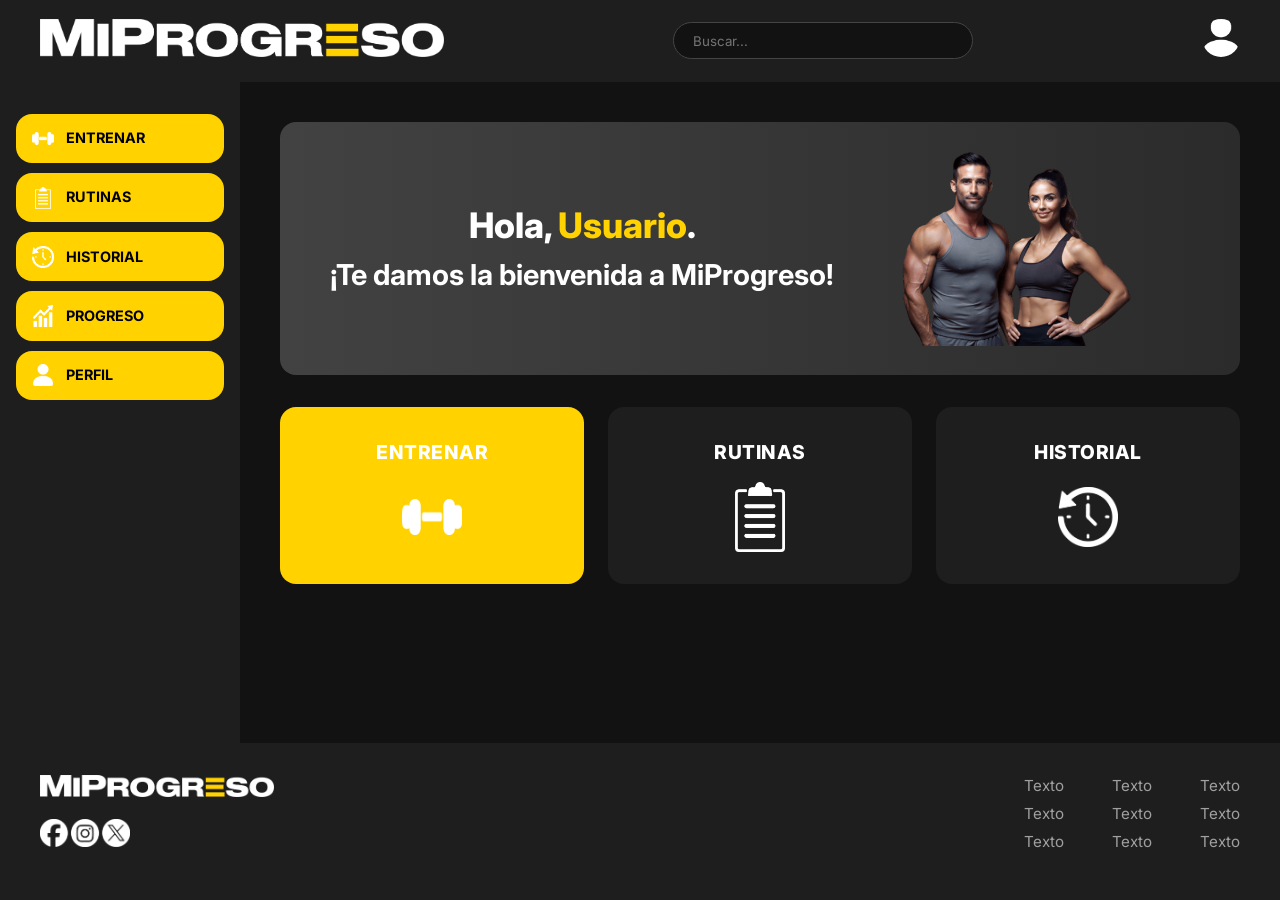
<file: index.html>
<!DOCTYPE html>
<html lang="es">
<head>
    <meta charset="UTF-8">
    <meta name="viewport" content="width=device-width, initial-scale=1.0">
    <meta name="description" content="Historial de entrenamientos - MiProgreso">
    <meta name="author" content="Carlos López, Matías Mite, Rafael Chiriboga">
    <title>MiProgreso</title>
    
    <link rel="preconnect" href="https://fonts.googleapis.com">
    <link rel="preconnect" href="https://fonts.gstatic.com" crossorigin>
    <link href="https://fonts.googleapis.com/css2?family=Inter:wght@400;600;700;800&display=swap" rel="stylesheet">
    
    <link rel="stylesheet" href="./css/styles.css">
</head>
<body>
 
    <header class="main-header">
        <!-- Checkbox invisible para controlar el menú hamburguesa por CSS puro -->
        <input type="checkbox" id="menu-toggle-checkbox" class="sr-only">

        <div class="logo">
            <a href="./index.html">
                <img src="img/LOGO.png" alt="Logotipo oficial de MiProgreso">
            </a>
        </div>
        
        <div class="search-box">
            <label for="input-buscar" class="sr-only">Buscar</label>
            <input type="search" id="input-buscar" name="busqueda" class="form-input" placeholder="Buscar...">
        </div>

        <!-- Grupo derecho: Perfil + Botón de Hamburguesa -->
        <div class="header-right-group">
            <div class="user-profile">
                <a href="./pages/perfil.html" aria-label="Menú de usuario">
                    <img src="img/perfil.png" alt="Icono de perfil de usuario">
                </a>
            </div>

            <label for="menu-toggle-checkbox" class="menu-toggle" aria-label="Abrir menú">
                <span></span>
                <span></span>
                <span></span>
            </label>
        </div>
    </header>

    <div class="app-layout">
        
        <!-- MENÚ LATERAL -->
        <nav class="main-nav" aria-label="Menú principal">
            <ul>
                <li>
                    <a href="./pages/entrenar.html" class="nav-btn">
                        <img src="img/mancuerna.png" alt="" class="nav-icon">
                        <span>ENTRENAR</span>
                    </a>
                </li>
                <li>
                    <a href="./pages/rutinas.html" class="nav-btn">
                        <img src="img/registro.png" alt="" class="nav-icon">
                        <span>RUTINAS</span>
                    </a>
                </li>
                <li>
                    <a href="./pages/historial.html" class="nav-btn">
                        <img src="img/historial.png" alt="" class="nav-icon">
                        <span>HISTORIAL</span>
                    </a>
                </li>
                <li>
                    <a href="./pages/progreso.html" class="nav-btn">
                        <img src="img/progreso.png" alt="" class="nav-icon">
                        <span>PROGRESO</span>
                    </a>
                </li>
                <li>
                    <a href="./pages/perfil.html" class="nav-btn tarjeta-activa">
                        <img src="img/perfil.png" alt="" class="nav-icon">
                        <span>PERFIL</span>
                    </a>
                </li>
            </ul>
        </nav>

        <main class="main-content">

            <section class="banner-bienvenida">
                <div class="banner-texto">
                    <h2>Hola, <span class="highlight">Usuario</span>.</h2>
                    <p>¡Te damos la bienvenida a MiProgreso!</p>
                </div>

                <div class="banner-imagen">
                    <img src="img/banner.png" alt="Atletas listos para entrenar">
                </div>
            </section>

            <section class="tarjetas-dashboard">
                <article class="tarjeta tarjeta-activa">
                    <a href="./pages/entrenar.html">
                        <h3>ENTRENAR</h3>
                        <img src="img/mancuerna.png" alt="Icono entrenar">
                    </a>
                </article>

                <article class="tarjeta">
                    <a href="./pages/rutinas.html">
                        <h3>RUTINAS</h3>
                        <img src="img/registro.png" alt="Icono rutinas">
                    </a>
                </article>

                <article class="tarjeta">
                    <a href="./pages/historial.html">
                        <h3>HISTORIAL</h3>
                        <img src="img/historial.png" alt="Icono historial">
                    </a>
                </article>
            </section>

        </main>
    </div>

    <footer>
        <div class="footer-brand">
            <img src="img/LOGO.png" alt="Logotipo MiProgreso">
            <div class="social-links">
                <a href="https://facebook.com" target="_blank" rel="noopener noreferrer" aria-label="Redes Sociales">
                    <img src="img/redes.png" alt="Redes Sociales">
                </a>
            </div>
        </div>

        <div class="footer-columns">
            <article class="columna-texto">
                <p>Texto</p>
                <p>Texto</p>
                <p>Texto</p>
            </article>
            <article class="columna-texto">
                <p>Texto</p>
                <p>Texto</p>
                <p>Texto</p>
            </article>
            <article class="columna-texto">
                <p>Texto</p>
                <p>Texto</p>
                <p>Texto</p>
            </article>
        </div>
    </footer>

</body>
</html>
</file>
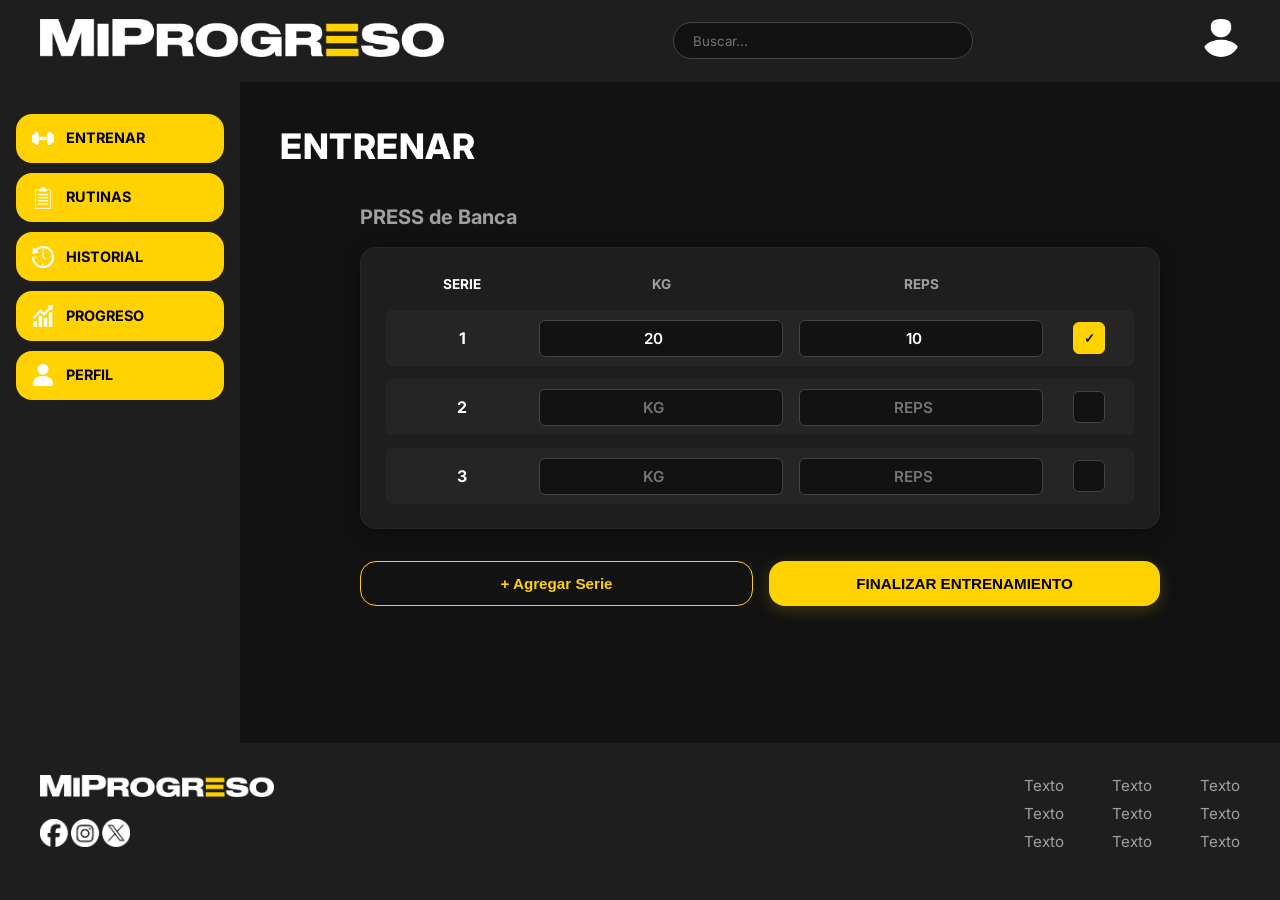
<file: pages/entrenar.html>
<!DOCTYPE html>
<html lang="es">
<head>
    <meta charset="UTF-8">
    <meta name="viewport" content="width=device-width, initial-scale=1.0">
    <title>MiProgreso - Entrenar</title>
    
    <link rel="preconnect" href="https://fonts.googleapis.com">
    <link rel="preconnect" href="https://fonts.gstatic.com" crossorigin>
    <link href="https://fonts.googleapis.com/css2?family=Inter:wght@400;600;700;800&display=swap" rel="stylesheet">
    
    <link rel="stylesheet" href="../css/styles.css">
</head>
<body>

    <header class="main-header">
        <input type="checkbox" id="menu-toggle-checkbox" class="sr-only">

        <div class="logo">
            <a href="../index.html">
                <img src="../img/LOGO.png" alt="Logotipo oficial de MiProgreso">
            </a>
        </div>

        <div class="search-box">
            <label for="input-buscar" class="sr-only">Buscar</label>
            <input type="search" id="input-buscar" name="busqueda" class="form-input" placeholder="Buscar...">
        </div>

        <div class="header-right-group">
            <div class="user-profile">
                <a href="perfil.html" aria-label="Menú de usuario">
                    <img src="../img/perfil.png" alt="Icono de perfil de usuario">
                </a>
            </div>

            <label for="menu-toggle-checkbox" class="menu-toggle" aria-label="Abrir menú">
                <span></span>
                <span></span>
                <span></span>
            </label>
        </div>
    </header>

    <div class="app-layout">
        
       <!-- MENÚ LATERAL -->
        <nav class="main-nav" aria-label="Menú principal">
            <ul>
                <li>
                    <a href="../pages/entrenar.html" class="nav-btn">
                        <img src="../img/mancuerna.png" alt="" class="nav-icon">
                        <span>ENTRENAR</span>
                    </a>
                </li>
                <li>
                    <a href="../pages/rutinas.html" class="nav-btn">
                        <img src="../img/registro.png" alt="" class="nav-icon">
                        <span>RUTINAS</span>
                    </a>
                </li>
                <li>
                    <a href="../pages/historial.html" class="nav-btn">
                        <img src="../img/historial.png" alt="" class="nav-icon">
                        <span>HISTORIAL</span>
                    </a>
                </li>
                <li>
                    <a href="../pages/progreso.html" class="nav-btn">
                        <img src="../img/progreso.png" alt="" class="nav-icon">
                        <span>PROGRESO</span>
                    </a>
                </li>
                <li>
                    <a href="../pages/perfil.html" class="nav-btn tarjeta-activa">
                        <img src="../img/perfil.png" alt="" class="nav-icon">
                        <span>PERFIL</span>
                    </a>
                </li>
            </ul>
        </nav>

        <main class="main-content">
            
            <div class="content-header">
                <h1>ENTRENAR</h1>
            </div>

            <!-- Contenedor principal de la sesión de entrenamiento -->
            <div class="entreno-container">
                <h2 class="ejercicio-titulo">PRESS de Banca</h2>

                <div class="tabla-entreno">
                    <!-- Cabecera de la tabla -->
                    <div class="entreno-row entreno-header-row">
                        <div class="col-serie">SERIE</div>
                        <div class="col-kg">KG</div>
                        <div class="col-reps">REPS</div>
                        <div class="col-check"></div>
                    </div>

                    <!-- Serie 1 (Completada / Activa) -->
                    <div class="entreno-row">
                        <div class="col-serie">1</div>
                        <div class="col-kg">
                            <input type="number" value="20" aria-label="Peso en KG para serie 1">
                        </div>
                        <div class="col-reps">
                            <input type="number" value="10" aria-label="Repeticiones para serie 1">
                        </div>
                        <div class="col-check">
                            <button class="btn-check activo" aria-label="Completar serie 1">✓</button>
                        </div>
                    </div>

                    <!-- Serie 2 (En edición) -->
                    <div class="entreno-row">
                        <div class="col-serie">2</div>
                        <div class="col-kg">
                            <input type="number" placeholder="KG" aria-label="Peso en KG para serie 2">
                        </div>
                        <div class="col-reps">
                            <input type="number" placeholder="REPS" aria-label="Repeticiones para serie 2">
                        </div>
                        <div class="col-check">
                            <button class="btn-check" aria-label="Completar serie 2">✓</button>
                        </div>
                    </div>

                    <!-- Serie 3 (Pendiente) -->
                    <div class="entreno-row">
                        <div class="col-serie">3</div>
                        <div class="col-kg">
                            <input type="number" placeholder="KG" aria-label="Peso en KG para serie 3">
                        </div>
                        <div class="col-reps">
                            <input type="number" placeholder="REPS" aria-label="Repeticiones para serie 3">
                        </div>
                        <div class="col-check">
                            <button class="btn-check" aria-label="Completar serie 3">✓</button>
                        </div>
                    </div>
                </div>

                <!-- Botones de acción inferiores -->
                <div class="entreno-actions">
                    <button class="btn-secundario">+ Agregar Serie</button>
                    <button class="btn-principal">FINALIZAR ENTRENAMIENTO</button>
                </div>
            </div>

        </main>
    </div>

    <footer>
        <div class="footer-brand">
            <img src="../img/LOGO.png" alt="Logotipo MiProgreso">
            <div class="social-links">
                <a href="https://facebook.com" target="_blank" rel="noopener noreferrer" aria-label="Redes Sociales">
                    <img src="../img/redes.png" alt="Redes Sociales">
                </a>
            </div>
        </div>

        <div class="footer-columns">
            <article class="columna-texto">
                <p>Texto</p>
                <p>Texto</p>
                <p>Texto</p>
            </article>
            <article class="columna-texto">
                <p>Texto</p>
                <p>Texto</p>
                <p>Texto</p>
            </article>
            <article class="columna-texto">
                <p>Texto</p>
                <p>Texto</p>
                <p>Texto</p>
            </article>
        </div>
    </footer>

</body>
</html>
</file>
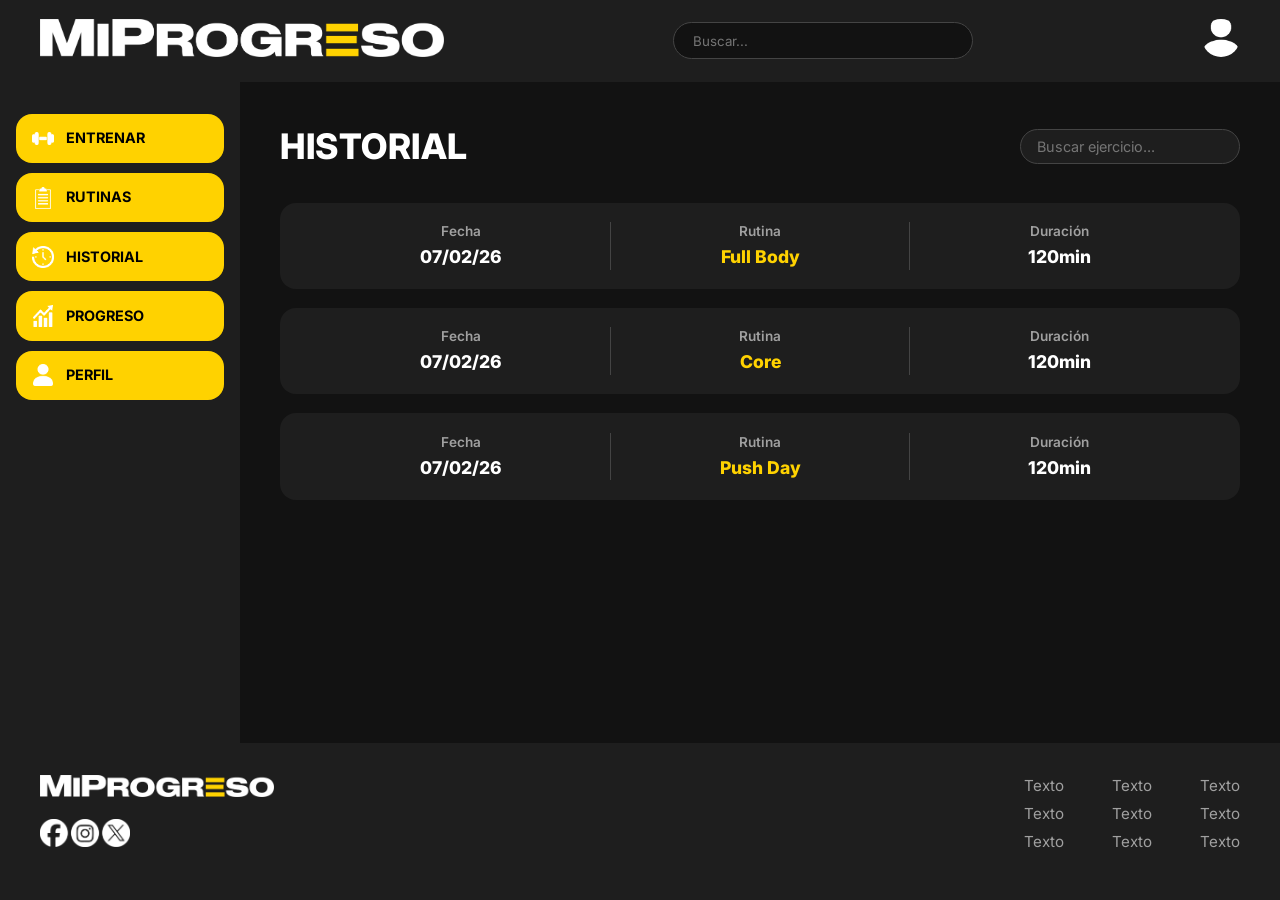
<file: pages/historial.html>
<!DOCTYPE html>
<html lang="es">
<head>
    <meta charset="UTF-8">
    <meta name="viewport" content="width=device-width, initial-scale=1.0">
    <meta name="description" content="Historial de entrenamientos - MiProgreso">
    <meta name="author" content="Carlos López, Matías Mite, Rafael Chiriboga">
    <title>MiProgreso | Historial</title>
    
    <link rel="preconnect" href="https://fonts.googleapis.com">
    <link rel="preconnect" href="https://fonts.gstatic.com" crossorigin>
    <link href="https://fonts.googleapis.com/css2?family=Inter:wght@400;600;700;800&display=swap" rel="stylesheet">
    
    <link rel="stylesheet" href="../css/styles.css">
</head>
<body>

    <header class="main-header">
        <!-- Checkbox invisible para controlar el menú hamburguesa por CSS puro -->
        <input type="checkbox" id="menu-toggle-checkbox" class="sr-only">

        <div class="logo">
            <a href="../index.html">
                <img src="../img/LOGO.png" alt="Logotipo oficial de MiProgreso">
            </a>
        </div>
        
        <div class="search-box">
            <label for="input-buscar" class="sr-only">Buscar</label>
            <input type="search" id="input-buscar" name="busqueda" class="form-input" placeholder="Buscar...">
        </div>

        <!-- Grupo derecho: Perfil + Botón de Hamburguesa -->
        <div class="header-right-group">
            <div class="user-profile">
                <a href="../pages/perfil.html" aria-label="Menú de usuario">
                    <img src="../img/perfil.png" alt="Icono de perfil de usuario">
                </a>
            </div>

            <label for="menu-toggle-checkbox" class="menu-toggle" aria-label="Abrir menú">
                <span></span>
                <span></span>
                <span></span>
            </label>
        </div>
    </header>

    <div class="app-layout">
        
        <!-- MENÚ LATERAL -->
        <nav class="main-nav" aria-label="Menú principal">
            <ul>
                <li>
                    <a href="../pages/entrenar.html" class="nav-btn">
                        <img src="../img/mancuerna.png" alt="" class="nav-icon">
                        <span>ENTRENAR</span>
                    </a>
                </li>
                <li>
                    <a href="../pages/rutinas.html" class="nav-btn">
                        <img src="../img/registro.png" alt="" class="nav-icon">
                        <span>RUTINAS</span>
                    </a>
                </li>
                <li>
                    <a href="../pages/historial.html" class="nav-btn">
                        <img src="../img/historial.png" alt="" class="nav-icon">
                        <span>HISTORIAL</span>
                    </a>
                </li>
                <li>
                    <a href="../pages/progreso.html" class="nav-btn">
                        <img src="../img/progreso.png" alt="" class="nav-icon">
                        <span>PROGRESO</span>
                    </a>
                </li>
                <li>
                    <a href="../pages/perfil.html" class="nav-btn tarjeta-activa">
                        <img src="../img/perfil.png" alt="" class="nav-icon">
                        <span>PERFIL</span>
                    </a>
                </li>
            </ul>
        </nav>

        <main class="main-content">
            <section aria-labelledby="titulo-historial">
                <div class="content-header">
                    <h1 id="titulo-historial">HISTORIAL</h1>
                    
                    <div class="search-ejercicio">
                        <label for="buscar-ejercicio" class="sr-only">Buscar ejercicio</label>
                        <input type="search" id="buscar-ejercicio" placeholder="Buscar ejercicio...">
                    </div>
                </div>

                <div class="cards-container">
                    <article class="tarjeta-historial">
                        <div class="columna-dato">
                            <span>Fecha</span>
                            <span>07/02/26</span>
                        </div>
                        <div class="columna-dato">
                            <span>Rutina</span>
                            <span class="highlight">Full Body</span>
                        </div>
                        <div class="columna-dato">
                            <span>Duración</span>
                            <span>120min</span>
                        </div>
                    </article>
                    
                    <article class="tarjeta-historial">
                        <div class="columna-dato">
                            <span>Fecha</span>
                            <span>07/02/26</span>
                        </div>
                        <div class="columna-dato">
                            <span>Rutina</span>
                            <span class="highlight">Core</span>
                        </div>
                        <div class="columna-dato">
                            <span>Duración</span>
                            <span>120min</span>
                        </div>
                    </article>

                    <article class="tarjeta-historial">
                        <div class="columna-dato">
                            <span>Fecha</span>
                            <span>07/02/26</span>
                        </div>
                        <div class="columna-dato">
                            <span>Rutina</span>
                            <span class="highlight">Push Day</span>
                        </div>
                        <div class="columna-dato">
                            <span>Duración</span>
                            <span>120min</span>
                        </div>
                    </article>
                </div>
            </section>
        </main>
    </div>

    <footer>
        <div class="footer-brand">
            <img src="../img/LOGO.png" alt="Logotipo MiProgreso">
            <div class="social-links">
                <a href="https://facebook.com" target="_blank" rel="noopener noreferrer" aria-label="Redes Sociales">
                    <img src="../img/redes.png" alt="Redes Sociales">
                </a>
            </div>
        </div>

        <div class="footer-columns">
            <article class="columna-texto">
                <p>Texto</p>
                <p>Texto</p>
                <p>Texto</p>
            </article>
            <article class="columna-texto">
                <p>Texto</p>
                <p>Texto</p>
                <p>Texto</p>
            </article>
            <article class="columna-texto">
                <p>Texto</p>
                <p>Texto</p>
                <p>Texto</p>
            </article>
        </div>
    </footer>

</body>
</html>
</file>
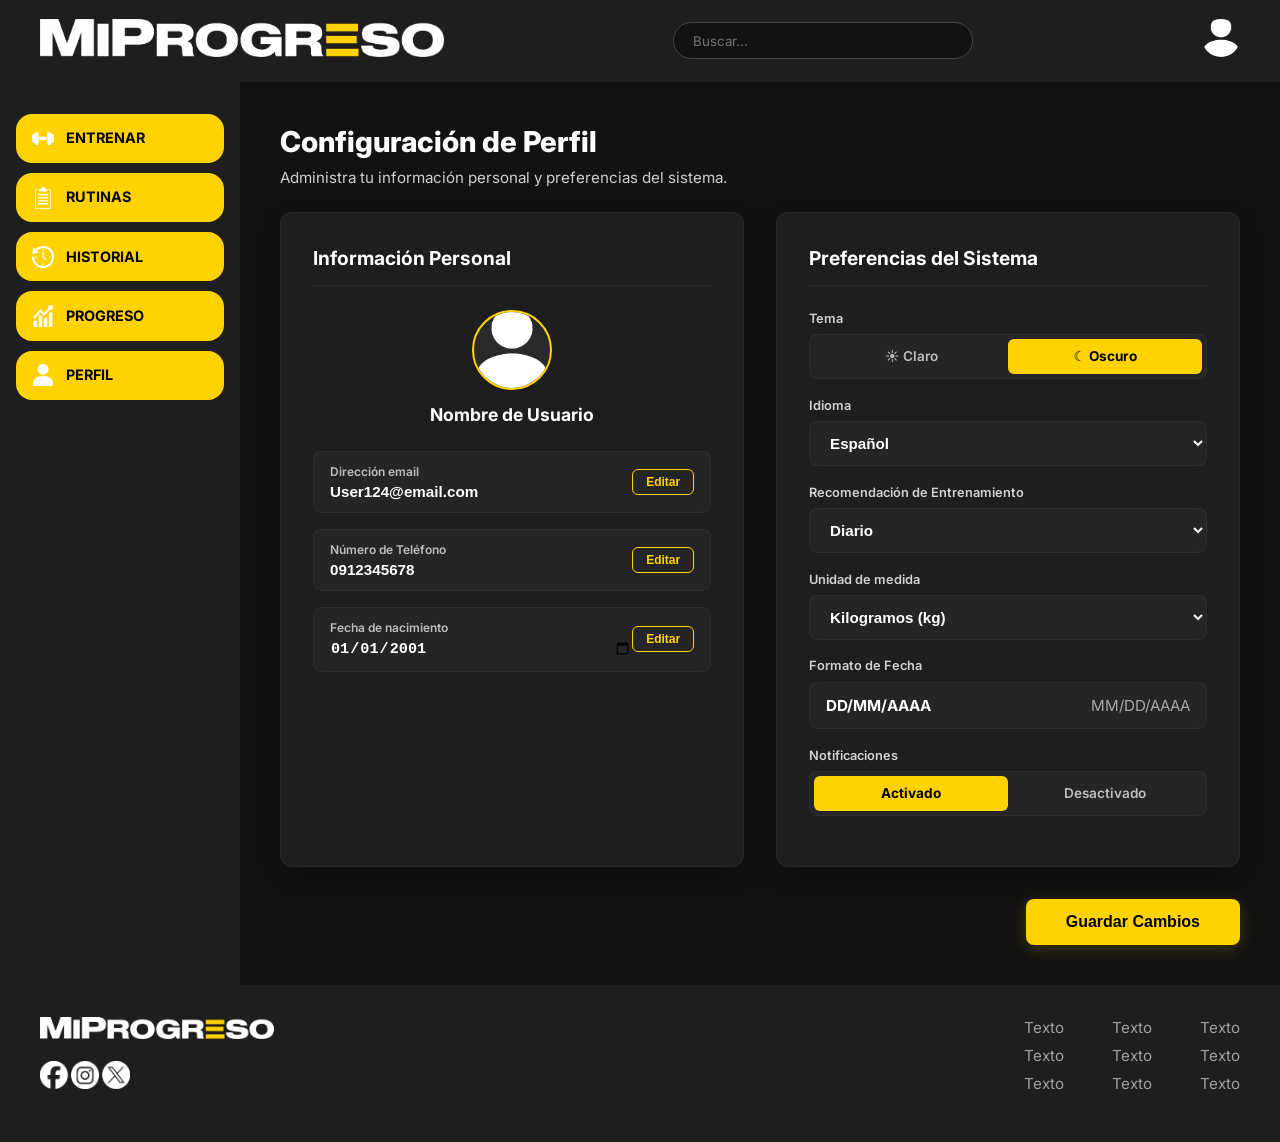
<file: pages/perfil.html>
<!DOCTYPE html>
<html lang="es">

<head>
    <meta charset="UTF-8">
    <meta name="viewport" content="width=device-width, initial-scale=1.0">
    <meta name="description" content="Pantalla de perfil del usuario de MiProgreso">
    <meta name="author" content="Carlos López, Matías Mite, Rafael Chiriboga">

    <title>MiProgreso - Perfil</title>

    <link rel="preconnect" href="https://fonts.googleapis.com">
    <link rel="preconnect" href="https://fonts.gstatic.com" crossorigin>
    <link href="https://fonts.googleapis.com/css2?family=Inter:wght@400;600;700;800&display=swap" rel="stylesheet">

    <link rel="stylesheet" href="../css/styles.css">
</head>

<body>

    <!-- HEADER -->
    <header class="main-header">
        <input type="checkbox" id="menu-toggle-checkbox" class="sr-only">

        <div class="logo">
            <a href="../index.html">
                <img src="../img/LOGO.png" alt="Logotipo oficial de MiProgreso">
            </a>
        </div>

        <div class="search-box">
            <label for="input-buscar" class="sr-only">Buscar</label>
            <input type="search" id="input-buscar" name="busqueda" class="form-input" placeholder="Buscar...">
        </div>

        <div class="header-right-group">
            <div class="user-profile">
                <a href="../pages/perfil.html" aria-label="Menú de usuario">
                    <img src="../img/perfil.png" alt="Icono de perfil de usuario">
                </a>
            </div>

            <label for="menu-toggle-checkbox" class="menu-toggle" aria-label="Abrir menú">
                <span></span>
                <span></span>
                <span></span>
            </label>
        </div>
    </header>

    <!-- CONTENEDOR PRINCIPAL -->
    <div class="app-layout">

        <!-- MENÚ LATERAL -->
        <nav class="main-nav" aria-label="Menú principal">
            <ul>
                <li>
                    <a href="../pages/entrenar.html" class="nav-btn">
                        <img src="../img/mancuerna.png" alt="" class="nav-icon">
                        <span>ENTRENAR</span>
                    </a>
                </li>
                <li>
                    <a href="../pages/rutinas.html" class="nav-btn">
                        <img src="../img/registro.png" alt="" class="nav-icon">
                        <span>RUTINAS</span>
                    </a>
                </li>
                <li>
                    <a href="../pages/historial.html" class="nav-btn">
                        <img src="../img/historial.png" alt="" class="nav-icon">
                        <span>HISTORIAL</span>
                    </a>
                </li>
                <li>
                    <a href="../pages/progreso.html" class="nav-btn">
                        <img src="../img/progreso.png" alt="" class="nav-icon">
                        <span>PROGRESO</span>
                    </a>
                </li>
                <li>
                    <a href="../pages/perfil.html" class="nav-btn tarjeta-activa">
                        <img src="../img/perfil.png" alt="" class="nav-icon">
                        <span>PERFIL</span>
                    </a>
                </li>
            </ul>
        </nav>

        <!-- CONTENIDO DEL PERFIL -->
        <main class="main-content profile-content">
            <div class="profile-page-header">
                <h1>Configuración de Perfil</h1>
                <p>Administra tu información personal y preferencias del sistema.</p>
            </div>

            <form class="profile-form-container">
                <div class="profile-layout">

                    <!-- COLUMNA IZQUIERDA: INFORMACIÓN PERSONAL -->
                    <section class="profile-card">
                        <h2>Información Personal</h2>

                        <div class="profile-avatar">
                            <img src="../img/perfil.png" alt="Imagen de perfil del usuario">
                        </div>

                        <h3 class="profile-name">Nombre de Usuario</h3>

                        <div class="profile-form">
                            <div class="profile-field">
                                <div class="profile-field-info">
                                    <label for="correo">Dirección email</label>
                                    <input type="email" id="correo" name="correo" value="User124@email.com">
                                </div>
                                <button class="edit-btn" type="button">Editar</button>
                            </div>

                            <div class="profile-field">
                                <div class="profile-field-info">
                                    <label for="telefono">Número de Teléfono</label>
                                    <input type="tel" id="telefono" name="telefono" value="0912345678">
                                </div>
                                <button class="edit-btn" type="button">Editar</button>
                            </div>

                            <div class="profile-field">
                                <div class="profile-field-info">
                                    <label for="fecha">Fecha de nacimiento</label>
                                    <input type="date" id="fecha" name="fecha" value="2001-01-01">
                                </div>
                                <button class="edit-btn" type="button">Editar</button>
                            </div>
                        </div>
                    </section>

                    <!-- COLUMNA DERECHA: PREFERENCIAS -->
                    <section class="preferences-card">
                        <h2>Preferencias del Sistema</h2>

                        <div class="preference-item">
                            <label>Tema</label>
                            <div class="theme-options">
                                <span class="theme-option">☀️ Claro</span>
                                <span class="theme-option active">☾ Oscuro</span>
                            </div>
                        </div>

                        <div class="preference-item">
                            <label for="idioma">Idioma</label>
                            <select id="idioma" name="idioma">
                                <option selected>Español</option>
                                <option>English</option>
                            </select>
                        </div>

                        <div class="preference-item">
                            <label for="recomendacion">Recomendación de Entrenamiento</label>
                            <select id="recomendacion" name="recomendacion">
                                <option selected>Diario</option>
                                <option>Semanal</option>
                                <option>Personalizado</option>
                            </select>
                        </div>

                        <div class="preference-item">
                            <label for="unidad">Unidad de medida</label>
                            <select id="unidad" name="unidad">
                                <option selected>Kilogramos (kg)</option>
                                <option>Libras (lb)</option>
                            </select>
                        </div>

                        <div class="preference-item">
                            <label>Formato de Fecha</label>
                            <div class="date-format">
                                <strong>DD/MM/AAAA</strong>
                                <span>MM/DD/AAAA</span>
                            </div>
                        </div>

                        <div class="preference-item">
                            <label>Notificaciones</label>
                            <div class="notification-options">
                                <span class="notification-option active">Activado</span>
                                <span class="notification-option">Desactivado</span>
                            </div>
                        </div>
                    </section>

                </div>

                <!-- BOTÓN DE GUARDAR CAMBIOS (Abajo, limpio y centrado a lo ancho) -->
                <div class="save-area">
                    <button class="save-btn" type="submit">Guardar Cambios</button>
                </div>
            </form>
        </main>
    </div>

    <!-- FOOTER -->
    <footer>
        <div class="footer-brand">
            <img src="../img/LOGO.png" alt="Logotipo MiProgreso">
            <div class="social-links">
                <a href="https://facebook.com" target="_blank" rel="noopener noreferrer" aria-label="Redes Sociales">
                    <img src="../img/redes.png" alt="Redes Sociales">
                </a>
            </div>
        </div>

        <div class="footer-columns">
            <article class="columna-texto"><p>Texto</p><p>Texto</p><p>Texto</p></article>
            <article class="columna-texto"><p>Texto</p><p>Texto</p><p>Texto</p></article>
            <article class="columna-texto"><p>Texto</p><p>Texto</p><p>Texto</p></article>
        </div>
    </footer>

</body>
</html>
</file>
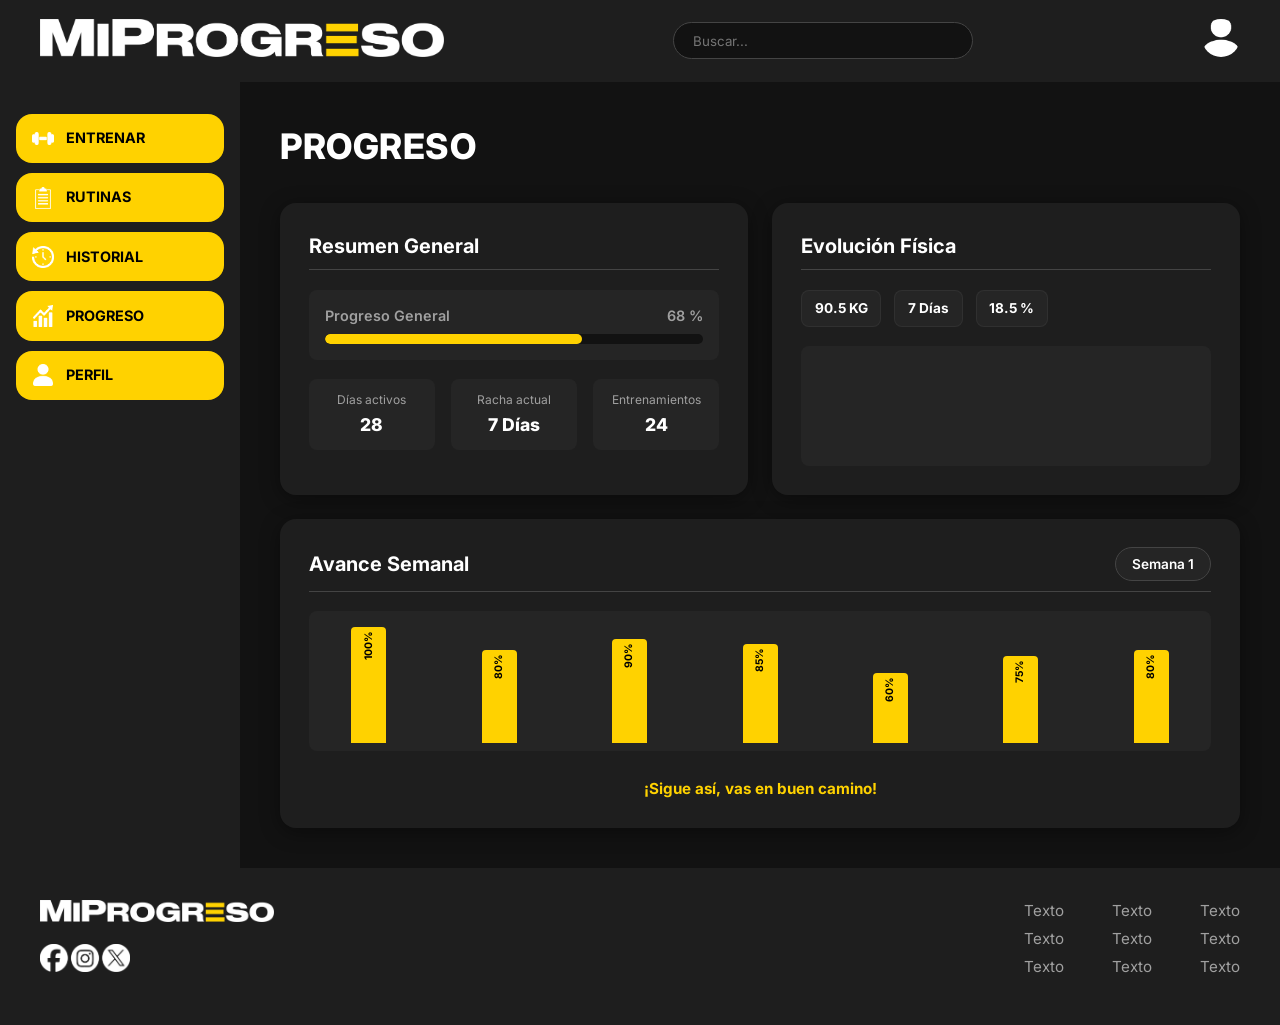
<file: pages/progreso.html>
<!DOCTYPE html>
<html lang="es">
<head>
    <meta charset="UTF-8">
    <meta name="viewport" content="width=device-width, initial-scale=1.0">
    <title>MiProgreso - Progreso</title>
    
    <link rel="preconnect" href="https://fonts.googleapis.com">
    <link rel="preconnect" href="https://fonts.gstatic.com" crossorigin>
    <link href="https://fonts.googleapis.com/css2?family=Inter:wght@400;600;700;800&display=swap" rel="stylesheet">
    
    <link rel="stylesheet" href="../css/styles.css">
</head>
<body>

    <header class="main-header">
        <input type="checkbox" id="menu-toggle-checkbox" class="sr-only">

        <div class="logo">
            <a href="../index.html">
                <img src="../img/LOGO.png" alt="Logotipo oficial de MiProgreso">
            </a>
        </div>

        <div class="search-box">
            <label for="input-buscar" class="sr-only">Buscar</label>
            <input type="search" id="input-buscar" name="busqueda" class="form-input" placeholder="Buscar...">
        </div>

        <div class="header-right-group">
            <div class="user-profile">
                <a href="perfil.html" aria-label="Menú de usuario">
                    <img src="../img/perfil.png" alt="Icono de perfil de usuario">
                </a>
            </div>

            <label for="menu-toggle-checkbox" class="menu-toggle" aria-label="Abrir menú">
                <span></span>
                <span></span>
                <span></span>
            </label>
        </div>
    </header>

    <div class="app-layout">
        
        <!-- MENÚ LATERAL -->
        <nav class="main-nav" aria-label="Menú principal">
            <ul>
                <li>
                    <a href="../pages/entrenar.html" class="nav-btn">
                        <img src="../img/mancuerna.png" alt="" class="nav-icon">
                        <span>ENTRENAR</span>
                    </a>
                </li>
                <li>
                    <a href="../pages/rutinas.html" class="nav-btn">
                        <img src="../img/registro.png" alt="" class="nav-icon">
                        <span>RUTINAS</span>
                    </a>
                </li>
                <li>
                    <a href="../pages/historial.html" class="nav-btn">
                        <img src="../img/historial.png" alt="" class="nav-icon">
                        <span>HISTORIAL</span>
                    </a>
                </li>
                <li>
                    <a href="../pages/progreso.html" class="nav-btn">
                        <img src="../img/progreso.png" alt="" class="nav-icon">
                        <span>PROGRESO</span>
                    </a>
                </li>
                <li>
                    <a href="../pages/perfil.html" class="nav-btn tarjeta-activa">
                        <img src="../img/perfil.png" alt="" class="nav-icon">
                        <span>PERFIL</span>
                    </a>
                </li>
            </ul>
        </nav>

        <main class="main-content">
            
            <div class="content-header">
                <h1>PROGRESO</h1>
            </div>

            <!-- Grid principal de la sección de progreso -->
            <div class="progreso-grid">
                
                <!-- Tarjeta 1: Resumen General -->
                <article class="tarjeta-progreso">
                    <h2>Resumen General</h2>
                    <div class="progreso-bar-container">
                        <div class="progreso-info-text">
                            <span>Progreso General</span>
                            <span class="highlight">68 %</span>
                        </div>
                        <div class="barra-porcentaje">
                            <div class="progreso-fill" style="width: 68%;"></div>
                        </div>
                    </div>
                    
                    <div class="stats-row">
                        <div class="stat-box">
                            <span class="stat-label">Días activos</span>
                            <span class="stat-value">28</span>
                        </div>
                        <div class="stat-box">
                            <span class="stat-label">Racha actual</span>
                            <span class="stat-value">7 Días</span>
                        </div>
                        <div class="stat-box">
                            <span class="stat-label">Entrenamientos</span>
                            <span class="stat-value">24</span>
                        </div>
                    </div>
                </article>

                <!-- Tarjeta 2: Evolución Física -->
                <article class="tarjeta-progreso">
                    <h2>Evolución Física</h2>
                    <div class="evo-metrics">
                        <div class="evo-badge"><span>90.5 KG</span></div>
                        <div class="evo-badge"><span>7 Días</span></div>
                        <div class="evo-badge"><span>18.5 %</span></div>
                    </div>
                    <div class="chart-placeholder">
                        <!-- Simulación gráfica limpia o espacio para canvas/imagen -->
                        <div class="line-chart-mock"></div>
                    </div>
                </article>

                <!-- Tarjeta 3: Avance Semanal (Ocupa ancho completo o se adapta) -->
                <article class="tarjeta-progreso tarjeta-ancho-completo">
                    <div class="avance-header">
                        <h2>Avance Semanal</h2>
                        <div class="select-semana">
                            <span>Semana 1</span>
                        </div>
                    </div>
                    <div class="bar-chart-mock">
                        <div class="bar-item" style="height: 100%;"><span>100%</span></div>
                        <div class="bar-item" style="height: 80%;"><span>80%</span></div>
                        <div class="bar-item" style="height: 90%;"><span>90%</span></div>
                        <div class="bar-item" style="height: 85%;"><span>85%</span></div>
                        <div class="bar-item" style="height: 60%;"><span>60%</span></div>
                        <div class="bar-item" style="height: 75%;"><span>75%</span></div>
                        <div class="bar-item" style="height: 80%;"><span>80%</span></div>
                    </div>
                    <p class="mensaje-motivacional">¡Sigue así, vas en buen camino!</p>
                </article>

            </div>

        </main>
    </div>

    <footer>
        <div class="footer-brand">
            <img src="../img/LOGO.png" alt="Logotipo MiProgreso">
            <div class="social-links">
                <a href="https://facebook.com" target="_blank" rel="noopener noreferrer" aria-label="Redes Sociales">
                    <img src="../img/redes.png" alt="Redes Sociales">
                </a>
            </div>
        </div>

        <div class="footer-columns">
            <article class="columna-texto">
                <p>Texto</p>
                <p>Texto</p>
                <p>Texto</p>
            </article>
            <article class="columna-texto">
                <p>Texto</p>
                <p>Texto</p>
                <p>Texto</p>
            </article>
            <article class="columna-texto">
                <p>Texto</p>
                <p>Texto</p>
                <p>Texto</p>
            </article>
        </div>
    </footer>

</body>
</html>
</file>
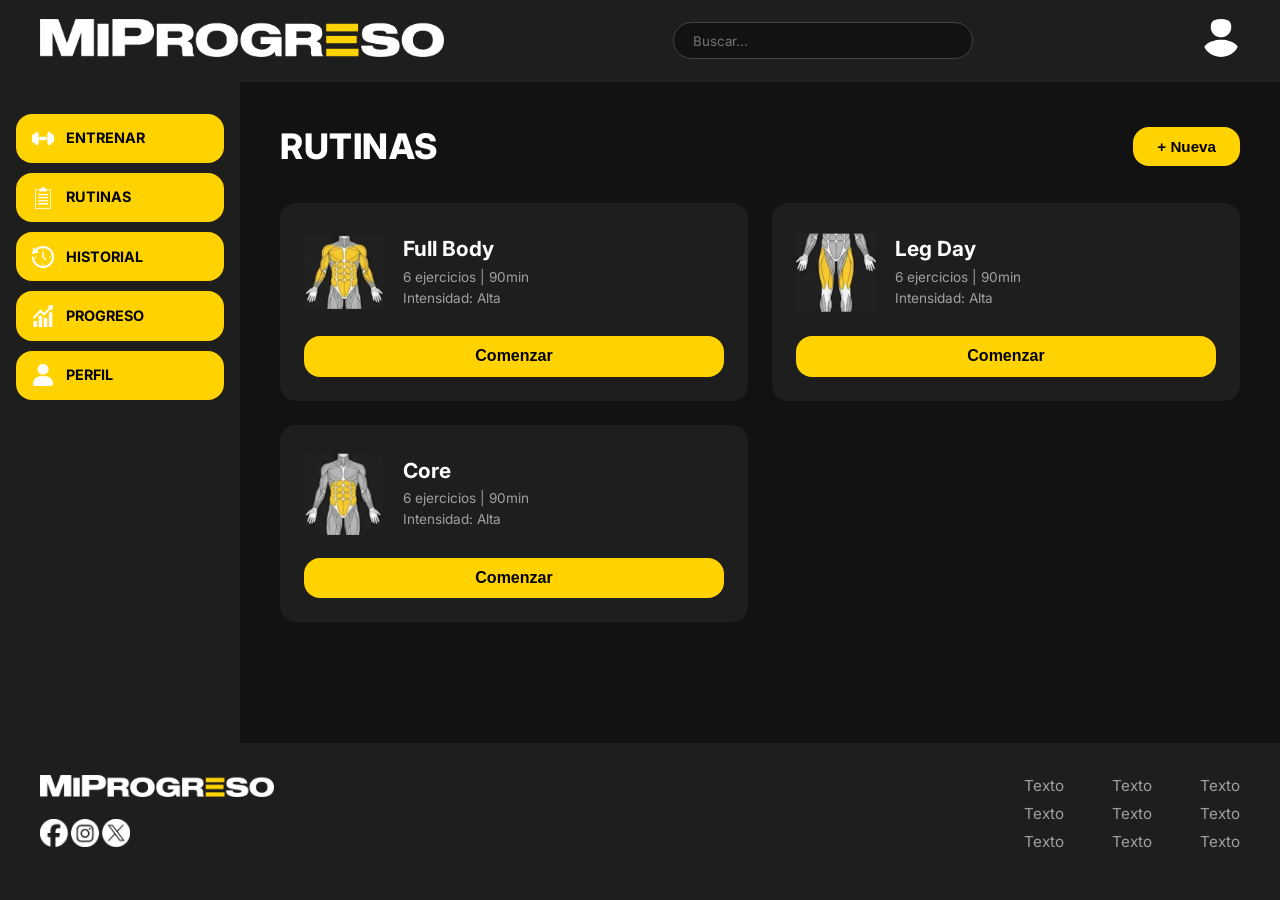
<file: pages/rutinas.html>
<!DOCTYPE html>
<html lang="es">
<head>
    <meta charset="UTF-8">
    <meta name="viewport" content="width=device-width, initial-scale=1.0">
    <meta name="description" content="Rutinas de entrenamiento - MiProgreso">
    <meta name="author" content="Carlos López, Matías Mite, Rafael Chiriboga">
    <title>MiProgreso | Rutinas</title>
    
    <link rel="preconnect" href="https://fonts.googleapis.com">
    <link rel="preconnect" href="https://fonts.gstatic.com" crossorigin>
    <link href="https://fonts.googleapis.com/css2?family=Inter:wght@400;600;700;800&display=swap" rel="stylesheet">
    
    <link rel="stylesheet" href="../css/styles.css">
</head>
<body>

    <header class="main-header">
        <!-- Checkbox invisible para controlar el menú hamburguesa por CSS puro -->
        <input type="checkbox" id="menu-toggle-checkbox" class="sr-only">

        <div class="logo">
            <a href="../index.html">
                <img src="../img/LOGO.png" alt="Logotipo oficial de MiProgreso">
            </a>
        </div>
        
        <div class="search-box">
            <label for="input-buscar" class="sr-only">Buscar</label>
            <input type="search" id="input-buscar" name="busqueda" class="form-input" placeholder="Buscar...">
        </div>

        <!-- Grupo derecho: Perfil + Botón de Hamburguesa -->
        <div class="header-right-group">
            <div class="user-profile">
                <a href="../pages/perfil.html" aria-label="Menú de usuario">
                    <img src="../img/perfil.png" alt="Icono de perfil de usuario">
                </a>
            </div>

            <label for="menu-toggle-checkbox" class="menu-toggle" aria-label="Abrir menú">
                <span></span>
                <span></span>
                <span></span>
            </label>
        </div>
    </header>

    <div class="app-layout">
        
        <!-- MENÚ LATERAL -->
        <nav class="main-nav" aria-label="Menú principal">
            <ul>
                <li>
                    <a href="../pages/entrenar.html" class="nav-btn">
                        <img src="../img/mancuerna.png" alt="" class="nav-icon">
                        <span>ENTRENAR</span>
                    </a>
                </li>
                <li>
                    <a href="../pages/rutinas.html" class="nav-btn">
                        <img src="../img/registro.png" alt="" class="nav-icon">
                        <span>RUTINAS</span>
                    </a>
                </li>
                <li>
                    <a href="../pages/historial.html" class="nav-btn">
                        <img src="../img/historial.png" alt="" class="nav-icon">
                        <span>HISTORIAL</span>
                    </a>
                </li>
                <li>
                    <a href="../pages/progreso.html" class="nav-btn">
                        <img src="../img/progreso.png" alt="" class="nav-icon">
                        <span>PROGRESO</span>
                    </a>
                </li>
                <li>
                    <a href="../pages/perfil.html" class="nav-btn tarjeta-activa">
                        <img src="../img/perfil.png" alt="" class="nav-icon">
                        <span>PERFIL</span>
                    </a>
                </li>
            </ul>
        </nav>

        <main class="main-content">
            <section aria-labelledby="titulo-rutinas">
                <div class="content-header">
                    <h1 id="titulo-rutinas">RUTINAS</h1>
                    
                    <button class="btn-nueva-rutina" type="button">
                        <span>+ Nueva</span>
                    </button>
                </div>

                <div class="cards-container rutinas-grid">
                    <!-- Tarjeta 1: Full Body -->
                    <article class="tarjeta-rutina">
                        <div class="rutina-contenido-interno">
                            <div class="rutina-imagen">
                                <img src="../img/fullbody.png" alt="Esquema muscular Full Body">
                            </div>
                            <div class="rutina-info">
                                <h2>Full Body</h2>
                                <p>6 ejercicios | 90min</p>
                                <p>Intensidad: Alta</p>
                            </div>
                        </div>
                        <button class="btn-comenzar" type="button">Comenzar</button>
                    </article>
                    
                    <!-- Tarjeta 2: Leg Day -->
                    <article class="tarjeta-rutina">
                        <div class="rutina-contenido-interno">
                            <div class="rutina-imagen">
                                <img src="../img/legday.png" alt="Esquema muscular Leg Day">
                            </div>
                            <div class="rutina-info">
                                <h2>Leg Day</h2>
                                <p>6 ejercicios | 90min</p>
                                <p>Intensidad: Alta</p>
                            </div>
                        </div>
                        <button class="btn-comenzar" type="button">Comenzar</button>
                    </article>

                    <!-- Tarjeta 3: Core -->
                    <article class="tarjeta-rutina">
                        <div class="rutina-contenido-interno">
                            <div class="rutina-imagen">
                                <img src="../img/core.png" alt="Esquema muscular Core">
                            </div>
                            <div class="rutina-info">
                                <h2>Core</h2>
                                <p>6 ejercicios | 90min</p>
                                <p>Intensidad: Alta</p>
                            </div>
                        </div>
                        <button class="btn-comenzar" type="button">Comenzar</button>
                    </article>
                </div>
            </section>
        </main>
    </div>

    <footer>
        <div class="footer-brand">
            <img src="../img/LOGO.png" alt="Logotipo MiProgreso">
            <div class="social-links">
                <a href="https://facebook.com" target="_blank" rel="noopener noreferrer" aria-label="Redes Sociales">
                    <img src="../img/redes.png" alt="Redes Sociales">
                </a>
            </div>
        </div>

        <div class="footer-columns">
            <article class="columna-texto">
                <p>Texto</p>
                <p>Texto</p>
                <p>Texto</p>
            </article>
            <article class="columna-texto">
                <p>Texto</p>
                <p>Texto</p>
                <p>Texto</p>
            </article>
            <article class="columna-texto">
                <p>Texto</p>
                <p>Texto</p>
                <p>Texto</p>
            </article>
        </div>
    </footer>

</body>
</html>
</file>
<file: css/styles.css>
/* ==========================================================================
   1. VARIABLES DE TEMA Y DISEÑO
   ========================================================================== */
:root {
  --color-primary: #FFD200;        /* Botones e highlights */
  --color-primary-hover: #E6C200; /* Hover de botones */
  --color-bg-main: #121212;        /* Fondo global de la página (Negro) */
  --color-bg-surface: #1E1E1E;    /* Navbar, Sidebar, Footer y Tarjetas (Gris) */
  --color-border: #444444;
  --color-text-1: #000000;
  --color-text-2: #FFFFFF;
  --color-text-3: #A0A0A0;
  --color-text-muted: #888888;
  --font-family: 'Inter', system-ui, -apple-system, sans-serif;
  --radius-sm: 8px;
  --radius-md: 16px;
  --radius-lg: 20px;
}

/* ==========================================================================
   2. ESTILOS GENERALES Y REUTILIZABLES
   ========================================================================== */
* {
  box-sizing: border-box;
  margin: 0;
  padding: 0;
}

body {
  font-family: var(--font-family);
  background-color: var(--color-bg-main); /* Fondo general totalmente negro */
  color: var(--color-text-2);
  line-height: 1.4;
  min-height: 100vh;
  display: flex;
  flex-direction: column;
}

/* Accesibilidad */
.sr-only {
  position: absolute;
  width: 1px;
  height: 1px;
  padding: 0;
  margin: -1px;
  overflow: hidden;
  clip: rect(0, 0, 0, 0);
  border: 0;
}

/* ==========================================================================
   3. LAYOUT PRINCIPAL (HEADER, SIDEBAR Y CONTENIDO)
   ========================================================================== */

/* Encabezado General (Navbar Superior) - Fondo Gris */
.main-header {
  background-color: var(--color-bg-surface); /* #1E1E1E */
  padding: 1.2rem 2.5rem;
  display: flex;
  justify-content: space-between;
  align-items: center;
  width: 100%;
}

.logo img {
  height: 38px;
  width: auto;
}

.user-profile img {
  width: 38px;
  height: 38px;
  border-radius: 50%;
  cursor: pointer;
  object-fit: cover;
}

/* Contenedor que agrupa el Sidebar a la izquierda y el Main Content a la derecha */
.app-layout {
  display: flex;
  flex: 1;
  width: 100%;
}

/* Navegación Lateral (Sidebar) - Fondo Gris */
.main-nav {
  width: 240px;
  background-color: var(--color-bg-surface); /* #1E1E1E */
  padding: 2rem 1rem;
  flex-shrink: 0;
}

.main-nav ul {
  list-style: none;
  display: flex;
  flex-direction: column;
  gap: 10px;
}

.nav-btn {
  width: 100%;
  padding: 0.85rem 1rem;
  background-color: var(--color-primary); /* #FFD200 (Amarillo por defecto) */
  color: var(--color-text-1);             /* Texto negro para que contraste bien */
  border: none;
  border-radius: var(--radius-md);
  font-weight: 700;
  text-decoration: none;
  font-size: 0.9rem;
  display: flex;
  align-items: center;
  gap: 12px;
  cursor: pointer;
  transition: background-color 0.2s ease;
}

.nav-btn:hover {
  background-color: var(--color-primary-hover); /* #E6C200 */
}

.nav-icon {
  width: 22px;
  height: 22px;
  object-fit: contain;
}

/* Contenido Principal (Main Content) */
.main-content {
  background-color: transparent; 
  flex-grow: 1;
  padding: 2.5rem;
}

/* ==========================================================================
   4. BUSCADORES Y COMPONENTES
   ========================================================================== */
.search-box input,
.search-ejercicio input {
  width: 100%;
  background-color: var(--color-bg-main); /* #121212 */
  border: 1px solid var(--color-border);
  color: var(--color-text-2);
  padding: 0.6rem 1.2rem;
  border-radius: 50px;
  outline: none;
  font-family: var(--font-family);
}

.search-box input {
  width: 300px;
}

/* Tarjetas Globales (Gris) */
.tarjeta {
  border-radius: var(--radius-md);
  background-color: var(--color-bg-surface); /* #1E1E1E */
  border: none;
  text-align: center;
  padding: 2.5rem 1.5rem;
}

.tarjeta a {
  text-decoration: none;
  color: var(--color-text-2);
}

.tarjeta h3 {
  font-size: 1.4rem;
  font-weight: 800;
  letter-spacing: 0.5px;
}

.tarjeta img {
  width: 70px;
  height: 70px;
  object-fit: contain;
}

.tarjeta-activa {
  background-color: var(--color-primary);
}

.tarjeta-activa a {
  color: var(--color-text-1);
}

/* ==========================================================================
   5. PIE DE PÁGINA (FOOTER) - Fondo Gris
   ========================================================================== */
footer {
  background-color: var(--color-bg-surface); /* #1E1E1E */
  padding: 2rem 2.5rem;
  width: 100%;
  display: flex;
  justify-content: space-between;
  align-items: flex-start;
  margin-top: auto;
}

.footer-brand img {
  height: 22px;
  width: auto;
  margin-bottom: 1rem;
}

.social-links img {
  height: 28px;
  width: auto;
}

.footer-columns {
  display: flex;
  gap: 3rem;
}

.columna-texto p {
  color: var(--color-text-3);
  font-size: 0.95rem;
  margin-bottom: 0.4rem;
}


/* ==========================================================================
   6. ESTILOS ESPECÍFICOS POR PÁGINA
   ========================================================================== */

/* --- DASHBOARD --- */
.banner-bienvenida {
  display: flex;
  justify-content: space-between;
  align-items: center;
  background: linear-gradient(90deg, #424242 0%, #2B2B2B 100%);
  border-radius: var(--radius-md);
  padding: 1.5rem 3rem;
  border: none;
  overflow: hidden;
  margin-bottom: 2rem;
}

.banner-texto {
  flex: 1;
}

.banner-texto h2 {
  font-size: 2.2rem;
  font-weight: 800;
  text-align: center;
}

.banner-texto p {
  font-size: 1.8rem;
  font-weight: 700;
  margin-top: 0.3rem;
  text-align: center;
}

.banner-texto .highlight {
  color: var(--color-primary);
}

.banner-imagen img {
  height: 200px;
  width: auto;
  object-fit: contain;
}

.tarjetas-dashboard {
  display: flex;
  gap: 1.5rem;
}

.tarjetas-dashboard .tarjeta {
  flex: 1;
  display: flex;
  flex-direction: column;
  justify-content: center;
  align-items: center;
  border-radius: var(--radius-md);
  background-color: var(--color-bg-surface);
  padding: 2rem;
  text-align: center;
}

.tarjetas-dashboard .tarjeta a {
  text-decoration: none;
  color: inherit;
  display: flex;
  flex-direction: column;
  align-items: center;
}

.tarjetas-dashboard .tarjeta.tarjeta-activa {
  background-color: var(--color-primary);
}

.tarjetas-dashboard .tarjeta h3 {
  font-size: 1.2rem;
  margin-bottom: 1rem;
}

.tarjetas-dashboard .tarjeta img {
  width: 60px;
}

/* --- HISTORIAL --- */
.historial-container {
  display: flex;
  flex-direction: column;
  gap: 1.2rem;
}

.content-header h1 {
  font-size: 2rem;
  font-weight: 800;
  letter-spacing: 1px;
  color: var(--color-text-2);
}

.tarjeta-historial {
  background-color: var(--color-bg-surface); /* #1E1E1E */
  border: none;
  border-radius: var(--radius-md);
  padding: 1.2rem 2rem;
  display: flex;
  justify-content: space-between;
  align-items: center;
  margin-bottom: 1.2rem;
}

.tarjeta-historial .columna-dato {
  display: flex;
  flex-direction: column;
  align-items: center;
  flex: 1;
}

.tarjeta-historial .columna-dato:not(:last-child) {
  border-right: 1px solid var(--color-border);
}

.tarjeta-historial span:first-child {
  font-size: 0.85rem;
  color: var(--color-text-3);
  font-weight: 600;
  margin-bottom: 4px;
}

.tarjeta-historial span:last-child {
  font-size: 1.1rem;
  font-weight: 800;
  color: var(--color-text-2);
}

.tarjeta-historial span.highlight {
  color: var(--color-primary); /* #FFD200 */
}

.search-ejercicio input {
  background-color: var(--color-bg-surface);
  border: 1px solid var(--color-border);
  border-radius: 20px;
  padding: 0.5rem 1rem;
  color: var(--color-text-2);
  font-size: 0.9rem;
  outline: none;
  width: 220px;
}

.search-ejercicio input:focus {
  border-color: var(--color-primary);
}

/* --- RUTINAS --- */
.content-header {
  display: flex;
  justify-content: space-between;
  align-items: center;
  margin-bottom: 2rem;
}

.content-header h1 {
  font-size: 2.2rem;
  font-weight: 800;
  color: var(--color-text-2);
  letter-spacing: 0.5px;
}

.rutinas-grid {
  display: grid;
  grid-template-columns: repeat(auto-fill, minmax(320px, 1fr));
  gap: 1.5rem;
}

.tarjeta-rutina {
  background-color: var(--color-bg-surface); /* #1E1E1E */
  border-radius: var(--radius-md);
  padding: 1.5rem;
  border: none;
  display: flex;
  flex-direction: column;
  justify-content: space-between;
}

.rutina-contenido-interno {
  display: flex;
  gap: 1.2rem;
  align-items: center;
  margin-bottom: 1.2rem;
}

.rutina-imagen {
  width: 80px;
  height: 90px;
  flex-shrink: 0;
}

.rutina-imagen img {
  width: 100%;
  height: 100%;
  object-fit: contain;
}

.rutina-info h2 {
  font-size: 1.3rem;
  color: var(--color-text-2);
  margin-bottom: 4px;
  font-weight: 700;
}

.rutina-info p {
  font-size: 0.85rem;
  color: var(--color-text-3);
  margin-bottom: 2px;
}

.btn-nueva-rutina {
  background-color: var(--color-primary);
  color: var(--color-text-1);
  border: none;
  padding: 0.7rem 1.5rem;
  border-radius: var(--radius-md);
  font-weight: 700;
  font-size: 0.95rem;
  cursor: pointer;
  transition: background-color 0.2s ease;
}

.btn-nueva-rutina:hover {
  background-color: var(--color-primary-hover);
}

.btn-comenzar {
  background-color: var(--color-primary);
  color: var(--color-text-1);
  border: none;
  padding: 0.7rem;
  border-radius: var(--radius-md);
  font-weight: 700;
  font-size: 1rem;
  cursor: pointer;
  width: 100%;
  text-align: center;
  transition: background-color 0.2s ease;
}

.btn-comenzar:hover {
  background-color: var(--color-primary-hover);
}

/* --- REGISTRO / AUTENTICACIÓN --- */
.registro-page {
  background-color: var(--color-bg-surface);
  min-height: 100vh;
}

.auth-container {
  background-color: var(--color-bg-surface);
  width: 900px;
  height: 600px;
  border-radius: 10px;
  overflow: hidden;
}

.auth-visual {
  background: url('../img/login.png') center/cover no-repeat;
  padding: 40px;
}

.logo-auth {
  width: 180px;
}

.auth-form {
  padding: 50px 60px;
  color: var(--color-text-2);
}

.auth-form h1 {
  font-size: 2rem;
  margin-bottom: 25px;
  font-weight: 700;
}

.auth-form input {
  width: 100%;
  padding: 14px;
  margin-bottom: 12px;
  background: transparent;
  border: 1px solid var(--color-border);
  border-radius: var(--radius-sm);
  color: var(--color-text-2);
  font-size: 0.95rem;
}

.auth-form input::placeholder {
  color: var(--color-text-muted);
}

.login-link {
  margin-top: 15px;
  font-size: 0.9rem;
  color: #CCCCCC;
}

.login-link a {
  text-decoration: none;
}

.social-divider {
  margin: 20px 0;
  text-align: center;
  color: var(--color-text-muted);
  font-size: 0.85rem;
}

.social-icons {
  text-align: center;
  margin-bottom: 15px;
}

.social-icons img {
  max-width: 120px;
}

.terms {
  font-size: 0.7rem;
  color: var(--color-text-muted);
  text-align: center;
  line-height: 1.2;
}

.app-layout, .main-content, .cards-container {
  width: 100%;
  max-width: 100%;
  box-sizing: border-box;
}

/* ==========================================================================
   ESTILOS ESPECÍFICOS: PANTALLA PROGRESO
   ========================================================================== */

.progreso-grid {
    display: grid;
    grid-template-columns: 1fr 1fr;
    gap: 1.5rem;
}

/* Tarjetas limpias sin bordes amarillos saturados */
.tarjeta-progreso {
    background-color: var(--color-bg-surface); /* #1E1E1E */
    border-radius: var(--radius-md);
    padding: 1.8rem;
    display: flex;
    flex-direction: column;
    gap: 1.2rem;
    box-shadow: 0 4px 20px rgba(0, 0, 0, 0.4);
}

.tarjeta-progreso h2 {
    font-size: 1.25rem;
    font-weight: 700;
    color: var(--color-text-2);
    border-bottom: 1px solid var(--color-border);
    padding-bottom: 0.6rem;
}

/* Tarjeta de ancho completo para el avance semanal */
.tarjeta-ancho-completo {
    grid-column: span 2;
}

/* Sección Resumen General */
.progreso-bar-container {
    display: flex;
    flex-direction: column;
    gap: 0.5rem;
    background-color: #252525;
    padding: 1rem;
    border-radius: var(--radius-sm);
}

.progreso-info-text {
    display: flex;
    justify-content: space-between;
    font-size: 0.9rem;
    font-weight: 600;
    color: var(--color-text-3);
}

.barra-porcentaje {
    width: 100%;
    height: 10px;
    background-color: var(--color-bg-main);
    border-radius: 5px;
    overflow: hidden;
}

.progreso-fill {
    height: 100%;
    background-color: var(--color-primary); /* #FFD200 */
    border-radius: 5px;
}

.stats-row {
    display: flex;
    gap: 1rem;
}

.stat-box {
    flex: 1;
    background-color: #252525;
    padding: 0.8rem;
    border-radius: var(--radius-sm);
    text-align: center;
    display: flex;
    flex-direction: column;
    gap: 4px;
}

.stat-label {
    font-size: 0.75rem;
    color: var(--color-text-3);
}

.stat-value {
    font-size: 1.1rem;
    font-weight: 800;
    color: var(--color-text-2);
}

/* Sección Evolución Física */
.evo-metrics {
    display: flex;
    gap: 0.8rem;
}

.evo-badge {
    background-color: #252525;
    padding: 0.5rem 0.8rem;
    border-radius: var(--radius-sm);
    font-size: 0.85rem;
    font-weight: 700;
    color: var(--color-text-2);
    border: 1px solid rgba(255, 255, 255, 0.05);
}

.chart-placeholder {
    height: 120px;
    background-color: #252525;
    border-radius: var(--radius-sm);
    display: flex;
    align-items: center;
    justify-content: center;
}

/* Avance Semanal (Gráfico de barras estético) */
.avance-header {
    display: flex;
    justify-content: space-between;
    align-items: center;
    border-bottom: 1px solid var(--color-border);
    padding-bottom: 0.6rem;
}

.avance-header h2 {
    border-bottom: none;
    padding-bottom: 0;
}

.select-semana {
    background-color: #252525;
    padding: 0.4rem 1rem;
    border-radius: 20px;
    font-size: 0.85rem;
    font-weight: 600;
    border: 1px solid var(--color-border);
    color: var(--color-text-2);
}

.bar-chart-mock {
    display: flex;
    justify-content: space-around;
    align-items: flex-end;
    height: 140px;
    padding: 1rem 0 0.5rem 0;
    background-color: #252525;
    border-radius: var(--radius-sm);
    gap: 10px;
}

.bar-item {
    width: 35px;
    background-color: var(--color-primary);
    border-radius: 4px 4px 0 0;
    display: flex;
    justify-content: center;
    align-items: flex-start;
    padding-top: 4px;
}

.bar-item span {
    font-size: 0.65rem;
    font-weight: 700;
    color: var(--color-text-1);
    writing-mode: vertical-lr;
    transform: rotate(180deg);
}

.mensaje-motivacional {
    text-align: center;
    color: var(--color-primary);
    font-weight: 700;
    font-size: 0.95rem;
    margin-top: 0.5rem;
}

/* Responsive para dispositivos móviles */
@media screen and (max-width: 768px) {
    .progreso-grid {
        grid-template-columns: 1fr;
    }
    
    .tarjeta-ancho-completo {
        grid-column: span 1;
    }
}

/* ==========================================================================
   ESTILOS ESPECÍFICOS: PANTALLA ENTRENAR
   ========================================================================== */

.entreno-container {
    max-width: 800px;
    margin: 0 auto;
    display: flex;
    flex-direction: column;
    gap: 1.5rem;
}

.ejercicio-titulo {
    font-size: 1.25rem;
    font-weight: 700;
    color: var(--color-text-3);
    margin-bottom: -0.5rem;
}

/* Contenedor tipo tarjeta limpia para la tabla */
.tabla-entreno {
    background-color: var(--color-bg-surface); /* #1E1E1E */
    border-radius: var(--radius-md);
    padding: 1.5rem;
    display: flex;
    flex-direction: column;
    gap: 0.8rem;
    box-shadow: 0 4px 20px rgba(0, 0, 0, 0.4);
    border: 1px solid rgba(255, 255, 255, 0.04);
}

.entreno-row {
    display: grid;
    grid-template-columns: 1fr 2fr 2fr 60px;
    gap: 1rem;
    align-items: center;
    padding: 0.6rem 1rem;
    background-color: #252525;
    border-radius: var(--radius-sm);
}

.entreno-header-row {
    background-color: transparent;
    font-weight: 700;
    color: var(--color-text-3);
    font-size: 0.85rem;
    padding: 0.2rem 1rem;
}

.col-serie {
    text-align: center;
    font-weight: 700;
    color: var(--color-text-2);
}

.entreno-header-row .col-serie,
.entreno-header-row .col-kg,
.entreno-header-row .col-reps {
    text-align: center;
}

.col-kg input,
.col-reps input {
    width: 100%;
    background-color: var(--color-bg-main);
    border: 1px solid var(--color-border);
    border-radius: 6px;
    color: var(--color-text-2);
    padding: 0.5rem;
    text-align: center;
    font-family: var(--font-family);
    font-weight: 600;
    font-size: 0.95rem;
    outline: none;
    transition: border-color 0.2s;
}

.col-kg input:focus,
.col-reps input:focus {
    border-color: var(--color-primary);
}

/* Botón de verificación (checkbox personalizado) */
.col-check {
    display: flex;
    justify-content: center;
}

.btn-check {
    width: 32px;
    height: 32px;
    border-radius: 6px;
    background-color: var(--color-bg-main);
    border: 1px solid var(--color-border);
    color: transparent;
    cursor: pointer;
    display: flex;
    align-items: center;
    justify-content: center;
    font-weight: 800;
    transition: all 0.2s ease;
}

.btn-check.activo {
    background-color: var(--color-primary);
    border-color: var(--color-primary);
    color: var(--color-text-1);
}

.btn-check:hover {
    border-color: var(--color-primary);
}

/* Botones de acciones inferiores */
.entreno-actions {
    display: flex;
    justify-content: space-between;
    gap: 1rem;
    margin-top: 0.5rem;
}

.btn-secundario {
    background-color: transparent;
    border: 1px solid var(--color-primary);
    color: var(--color-primary);
    padding: 0.8rem 1.5rem;
    border-radius: var(--radius-md);
    font-weight: 700;
    font-size: 0.95rem;
    cursor: pointer;
    transition: all 0.2s ease;
    flex: 1;
}

.btn-secundario:hover {
    background-color: var(--color-primary);
    color: var(--color-text-1);
}

.btn-principal {
    background-color: var(--color-primary);
    color: var(--color-text-1);
    border: none;
    padding: 0.8rem 1.5rem;
    border-radius: var(--radius-md);
    font-weight: 800;
    font-size: 0.95rem;
    cursor: pointer;
    transition: background-color 0.2s ease;
    flex: 1;
    box-shadow: 0 4px 15px rgba(255, 210, 0, 0.2);
}

.btn-principal:hover {
    background-color: var(--color-primary-hover);
}

/* Responsive para dispositivos móviles */
@media screen and (max-width: 768px) {
    .entreno-actions {
        flex-direction: column;
    }
}

/* ==========================================
   ESTILOS DE PERFIL - TEXTO BLANCO Y BOTONES NEGROS
   ========================================== */

.profile-content {
  padding: 2.5rem;
  background-color: var(--color-bg-base);
  display: flex;
  flex-direction: column;
  gap: 1.5rem;
}

.profile-page-header h1 {
  font-size: 1.8rem;
  font-weight: 800;
  color: #FFFFFF; /* Texto blanco */
  margin-bottom: 0.3rem;
}

.profile-page-header p {
  color: #FFFFFF; /* Texto blanco */
  font-size: 0.95rem;
  opacity: 0.8;
}

/* Estructura de 2 columnas simétricas para las tarjetas */
.profile-layout {
  display: grid;
  grid-template-columns: 1fr 1fr;
  gap: 2rem;
  margin-bottom: 2rem;
}

/* Tarjetas de perfil y preferencias */
.profile-card,
.preferences-card {
  background-color: var(--color-bg-surface);
  border: 1px solid rgba(255, 255, 255, 0.05);
  border-radius: 12px;
  padding: 2rem;
  box-shadow: 0 8px 24px rgba(0, 0, 0, 0.3);
}

.profile-card h2,
.preferences-card h2 {
  color: #FFFFFF; /* Texto blanco */
  font-size: 1.2rem;
  font-weight: 700;
  margin-bottom: 1.5rem;
  border-bottom: 1px solid rgba(255, 255, 255, 0.05);
  padding-bottom: 0.8rem;
}

/* Avatar del usuario */
.profile-avatar {
  width: 80px;
  height: 80px;
  margin: 0 auto 0.8rem auto;
  border-radius: 50%;
  overflow: hidden;
  background-color: #2a2a2a;
  display: flex;
  align-items: center;
  justify-content: center;
  border: 2px solid var(--color-primary);
}

.profile-avatar img {
  width: 100%;
  height: 100%;
  object-fit: cover;
}

.profile-name {
  color: #FFFFFF; /* Texto blanco */
  font-size: 1.1rem;
  font-weight: 700;
  text-align: center;
  margin-bottom: 1.5rem;
}

/* Campos de entrada */
.profile-form {
  display: flex;
  flex-direction: column;
  gap: 1rem;
}

.profile-field {
  background-color: #252525;
  border-radius: 8px;
  padding: 0.75rem 1rem;
  display: flex;
  align-items: center;
  justify-content: space-between;
  border: 1px solid rgba(255, 255, 255, 0.04);
  transition: border-color 0.2s;
}

.profile-field:focus-within {
  border-color: var(--color-primary);
}

.profile-field-info {
  display: flex;
  flex-direction: column;
  flex: 1;
}

.profile-field-info label {
  font-size: 0.75rem;
  color: #FFFFFF; /* Texto blanco */
  font-weight: 600;
  margin-bottom: 2px;
  opacity: 0.7;
}

.profile-field-info input {
  background: transparent;
  border: none;
  color: #FFFFFF; /* Texto blanco */
  font-size: 0.95rem;
  font-weight: 600;
  outline: none;
  width: 100%;
}

/* Botones editar internos (con texto negro cuando se activa el fondo amarillo) */
.edit-btn {
  background-color: transparent;
  border: 1px solid var(--color-primary);
  color: var(--color-primary);
  padding: 0.3rem 0.8rem;
  font-size: 0.75rem;
  font-weight: 600;
  border-radius: 6px;
  cursor: pointer;
  transition: all 0.2s;
}

.edit-btn:hover {
  background-color: var(--color-primary);
  color: #000000; /* Texto negro en hover */
}

/* Preferencias del sistema */
.preference-item {
  margin-bottom: 1.1rem;
  display: flex;
  flex-direction: column;
  gap: 0.4rem;
}

.preference-item label {
  font-size: 0.8rem;
  color: #FFFFFF; /* Texto blanco */
  font-weight: 600;
  opacity: 0.8;
}

.preference-item select {
  background-color: #252525;
  border: 1px solid rgba(255, 255, 255, 0.04);
  border-radius: 8px;
  padding: 0.75rem 1rem;
  color: #FFFFFF; /* Texto blanco */
  font-size: 0.95rem;
  font-weight: 600;
  width: 100%;
  outline: none;
  cursor: pointer;
}

.preference-item select option {
  background-color: #252525;
  color: #FFFFFF;
}

.preference-item select:focus {
  border-color: var(--color-primary);
}

/* Segmentos de selección (Tema y Notificaciones) */
.theme-options,
.notification-options {
  display: flex;
  background-color: #252525;
  border: 1px solid rgba(255, 255, 255, 0.04);
  border-radius: 8px;
  padding: 0.25rem;
}

.theme-option,
.notification-option {
  flex: 1;
  text-align: center;
  padding: 0.5rem;
  border-radius: 6px;
  font-size: 0.85rem;
  cursor: pointer;
  color: #FFFFFF; /* Texto blanco */
  font-weight: 600;
  opacity: 0.7;
  transition: all 0.2s;
}

.theme-option.active,
.notification-option.active {
  background-color: var(--color-primary);
  color: #000000; /* Texto negro para la opción activa seleccionada */
  font-weight: 700;
  opacity: 1;
}

.date-format {
  display: flex;
  justify-content: space-between;
  align-items: center;
  background-color: #252525;
  border: 1px solid rgba(255, 255, 255, 0.04);
  border-radius: 8px;
  padding: 0.75rem 1rem;
}

.date-format strong {
  color: #FFFFFF; /* Texto blanco */
  font-size: 0.95rem;
}

.date-format span {
  color: #FFFFFF; /* Texto blanco */
  font-weight: 400;
  font-size: 0.95rem;
  opacity: 0.6;
}

/* Botón de Guardar Cambios inferior */
.save-area {
  display: flex;
  justify-content: flex-end;
  margin-top: 1rem;
}

.save-btn {
  background-color: var(--color-primary);
  color: #000000; /* Texto negro sobre fondo amarillo */
  border: none;
  border-radius: 8px;
  padding: 0.9rem 2.5rem;
  font-size: 1rem;
  font-weight: 800;
  cursor: pointer;
  box-shadow: 0 4px 15px rgba(255, 210, 0, 0.2);
  transition: transform 0.2s, background-color 0.2s;
}

.save-btn:hover {
  transform: translateY(-2px);
  background-color: #e5bd00;
  color: #000000;
}

/* Responsividad para pantallas pequeñas */
@media (max-width: 1024px) {
  .profile-layout {
    grid-template-columns: 1fr;
  }
  
  .save-area {
    justify-content: center;
  }
  
  .save-btn {
    width: 100%;
  }
}

/* ==========================================================================
   7. MEDIA QUERIES (RESPONSIVE MÓVIL - Max-width: 768px)
   ========================================================================== */
@media screen and (max-width: 768px) {
  
  /* 1. Layout principal a columna vertical */
  .app-layout {
    flex-direction: column;
  }

  .main-nav {
    display: none; /* Oculta barra lateral en móviles */
  }

  .main-content {
    padding: 1.2rem;
    width: 100%;
    box-sizing: border-box;
  }

  /* 2. Banner de Bienvenida adaptado */
  .banner-bienvenida {
    flex-direction: column;
    padding: 1.5rem;
    text-align: center;
    gap: 1rem;
    width: 100%;
    box-sizing: border-box;
  }

  .banner-texto h2 {
    font-size: 1.5rem;
  }

  .banner-texto p {
    font-size: 1.1rem;
  }

  .banner-imagen img {
    height: 110px;
  }

  /* 3. Tarjetas del Dashboard apiladas */
  .tarjetas-dashboard {
    flex-direction: column;
    gap: 1rem;
    width: 100%;
  }

  /* 4. Grid de Rutinas adaptado a una sola columna para que no se salgan */
  .rutinas-grid {
    grid-template-columns: 1fr;
    width: 100%;
  }

  .tarjeta-rutina {
    width: 100%;
    max-width: 100%;
    box-sizing: border-box;
    padding: 1rem;
  }

  /* 5. Footer adaptado a móvil */
  footer {
    flex-direction: column;
    gap: 2rem;
    align-items: center;
    text-align: center;
  }

  .footer-columns {
    flex-direction: column;
    gap: 1.5rem;
  }
}

/* ==========================================================================
   8. MENÚ DE HAMBURGUESA Y AJUSTES MÓVILES
   ========================================================================== */

/* Grupo derecho por defecto (PC) */
.header-right-group {
  display: flex;
  align-items: center;
  gap: 15px;
}

/* Botón de hamburguesa (Oculto en pantallas grandes) */
.menu-toggle {
  display: none;
  background: transparent;
  border: none;
  cursor: pointer;
  flex-direction: column;
  justify-content: space-between;
  width: 26px;
  height: 18px;
  padding: 0;
}

.menu-toggle span {
  display: block;
  width: 100%;
  height: 2px;
  background-color: var(--color-text-2);
  border-radius: 2px;
  transition: all 0.3s ease;
}

/* Reglas exclusivas para dispositivos móviles (Max-width: 768px) */
@media screen and (max-width: 768px) {

  .main-header {
    padding: 1rem;
  }

  /* 1. Reducir logos principales, del menú y del footer en móvil */
  .logo img {
    height: 26px; /* Logo principal más pequeño */
  }

  .footer-brand img {
    height: 16px; /* Logo del footer más pequeño */
  }

  .social-links img {
    height: 20px; /* Iconos sociales más pequeños */
  }

  .main-nav .nav-icon {
    width: 18px;  /* Iconos dentro del menú lateral más pequeños */
    height: 18px;
  }

  /* Reducir barra de búsqueda para que no sature la vista móvil */
  .search-box input {
    width: 130px;
    padding: 0.4rem 0.8rem;
    font-size: 0.8rem;
  }

  /* 2. Mostrar el botón de hamburguesa a la derecha */
  .menu-toggle {
    display: flex;
  }

  .user-profile img {
    width: 32px;
    height: 32px;
  }

  /* 3. Convertir el sidebar (.main-nav) en un panel flotante deslizante */
  .main-nav {
    display: block !important;
    position: fixed;
    top: 65px; /* Altura aproximada del header móvil */
    left: -100%; /* Oculto fuera de la pantalla a la izquierda */
    width: 230px;
    height: calc(100vh - 65px);
    background-color: var(--color-bg-surface);
    transition: left 0.3s ease-in-out;
    z-index: 1000;
    box-shadow: 4px 0px 15px rgba(0, 0, 0, 0.7);
    padding: 1.5rem 1rem;
  }

  /* 4. Magia de CSS puro: Cuando el checkbox esté marcado, desliza el menú a la vista */
  #menu-toggle-checkbox:checked ~ .app-layout .main-nav,
  #menu-toggle-checkbox:checked ~ .main-nav {
    left: 0;
  }
}
</file>
